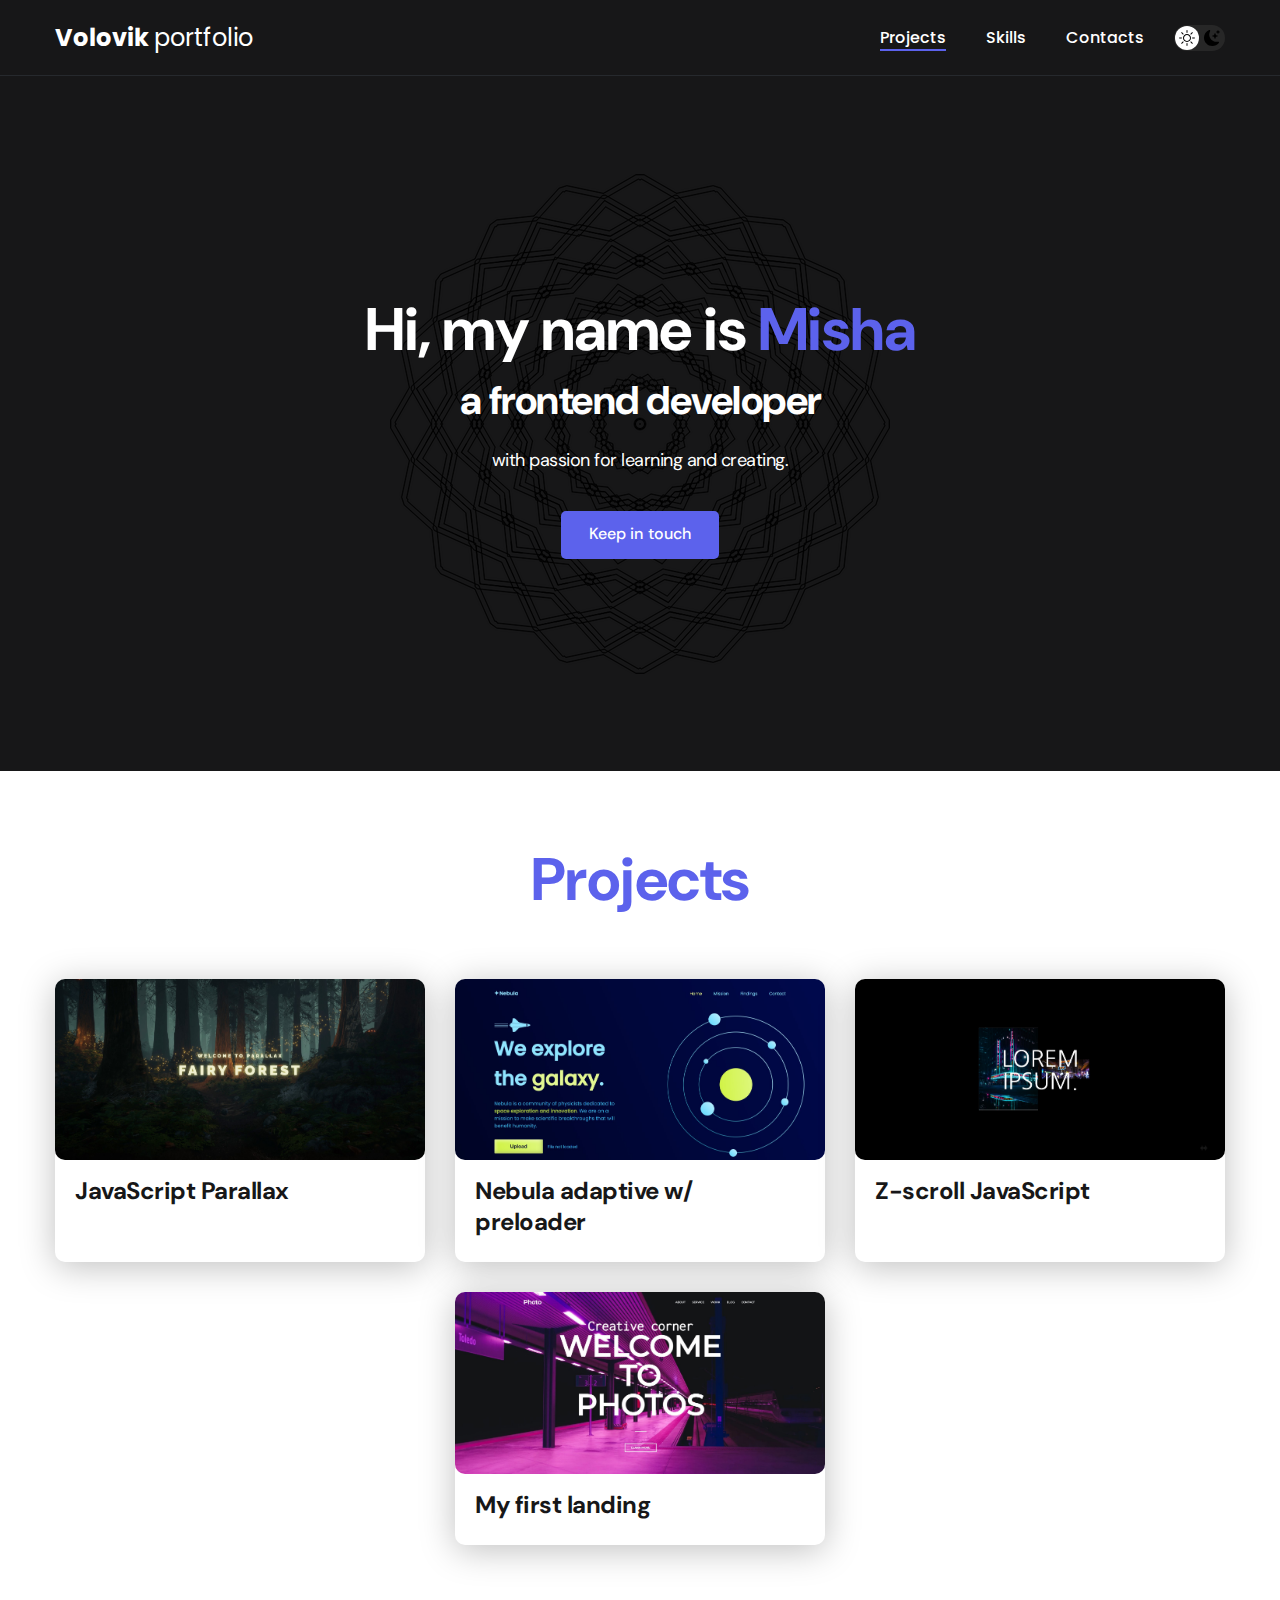
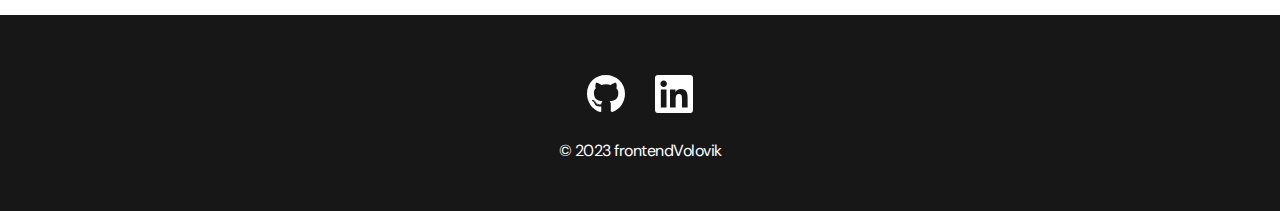
<file: index.html>
<!DOCTYPE html>
<html lang="en">
<head>
    <meta charset="UTF-8">
    <meta http-equiv="X-UA-Compatible" content="IE=edge">
    <meta name="viewport" content="width=device-width, initial-scale=1.0">

    <title>Volovik portfolio</title>

    <link rel="shortcut icon" type="image/png" href="img/fav.ico">
    <link rel="stylesheet" href="./css/main.css">

</head>
<body>
    <nav class="nav">
        <div class="container">
            <div class="nav-row">
                <a href="./index.html" class="logo"><strong>Volovik</strong> portfolio</a>

                <button class="dark-mode-btn">
                    <img src="./img/icons/sun.svg" alt="Light mode" class="dark-mode-btn__icon">
                    <img src="./img/icons/moon.svg" alt="Dark mode" class="dark-mode-btn__icon">
                </button>

                <ul class="nav-list">
                    <li class="nav-list__item"><a href="./index.html" class="nav-list__link nav-list__link--active">Projects</a></li>
                    <li class="nav-list__item"><a href="./skills.html" class="nav-list__link">Skills</a></li>
                    <li class="nav-list__item"><a href="./contacts.html" class="nav-list__link">Contacts</a></li>
                </ul>
            </div>
        </div>
    </nav>

    <header class="header">
        <div class="header__wrapper">
            <h1 class="header__title">
                <strong>Hi, my name is <em>Misha</em></strong><br>
                a frontend developer
            </h1>
            <div class="header__text">
                <p>with passion for learning and creating.</p>
            </div>
            <a href="https://www.linkedin.com/in/misha-volovik-881aa1269/" class="btn">Keep in touch</a>
        </div>
    </header>

    <main class="section">
        <div class="container">
            <h2 class="title-1">Projects</h2>
            <ul class="projects">
                <li class="project">
                    <a href="./project1-page.html">
                        <img src="./img/projects/prj1.jpg" alt="Project img" class="project__img">
                        <h3 class="project__title">JavaScript Parallax</h3>
                    </a>
                </li>
                <li class="project">
                    <a href="project2-page.html">
                        <img src="./img/projects/prj2.jpg" alt="Project img" class="project__img">
                        <h3 class="project__title">Nebula adaptive w/ preloader</h3>
                    </a>
                </li>
                <li class="project">
                    <a href="./project3-page.html">
                        <img src="./img/projects/prj3.jpg" alt="Project img" class="project__img">
                        <h3 class="project__title">Z-scroll JavaScript</h3>
                    </a>
                </li>
                <li class="project">
                    <a href="./project4-page.html">
                    <img src="./img/projects/prj4.jpg" alt="Project img" class="project__img">
                    <h3 class="project__title">My first landing</h3>
                  </a>
                </li>

            </ul>
        </div>
    </main>

    <footer class="footer">
        <div class="container">
            <div class="footer__wrapper">
                <ul class="social">
                    <li class="social__item"><a href="https://github.com/cumandor"><img src="./img/icons/gitHub.svg" alt="Link"></a></li>
                    <li class="social__item"><a href="https://www.linkedin.com/in/misha-volovik-881aa1269/"><img src="./img/icons/linkedIn.svg" alt="Link"></a></li>
                </ul>
                <div class="copyright">
                    <p>© 2023 frontendVolovik</p>
                </div>
            </div>
        </div>
    </footer>

    <script src="./js/main.js"></script>

</body>
</html>
</file>
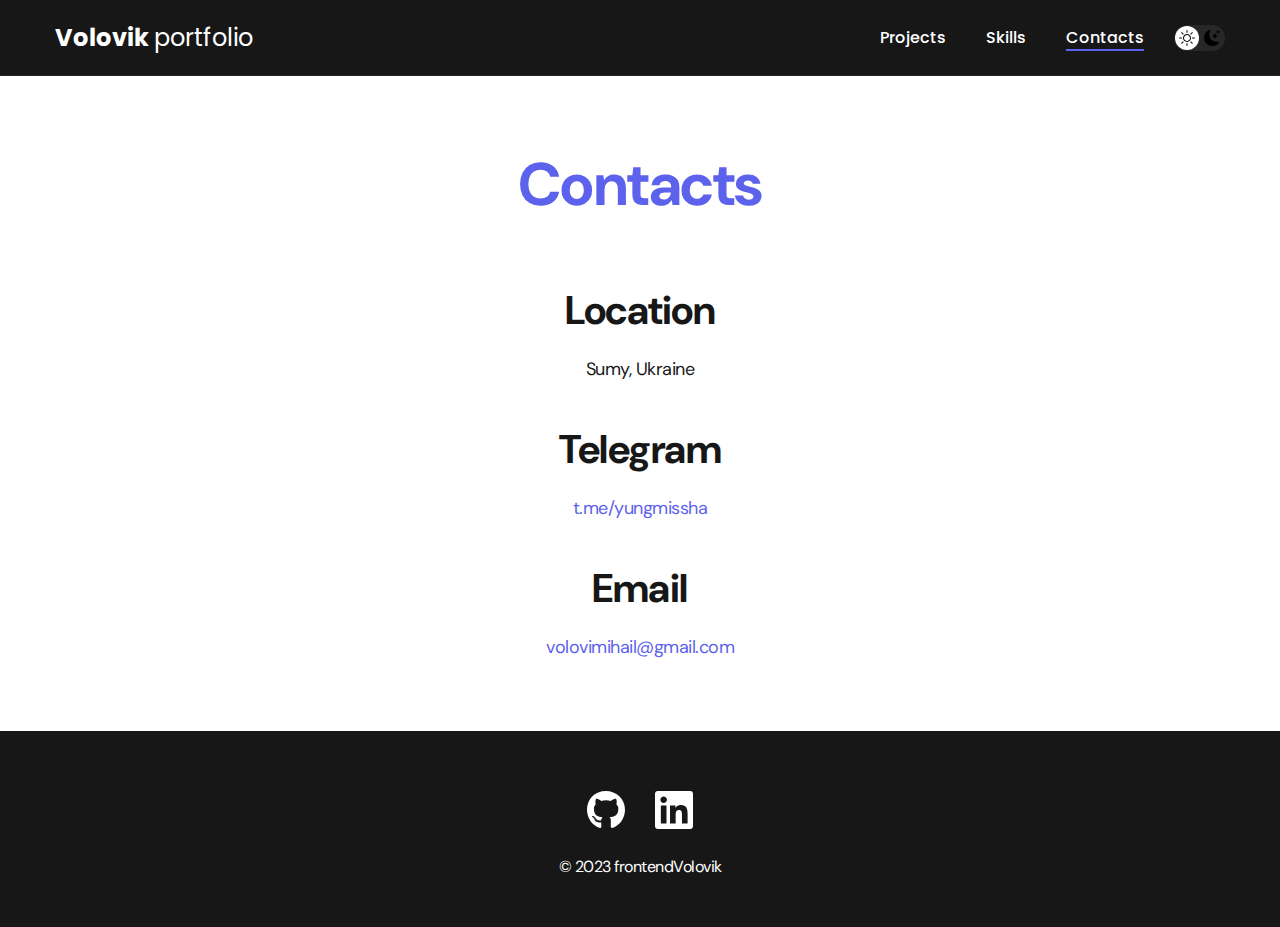
<file: contacts.html>
<!DOCTYPE html>
<html lang="en">
<head>
    <meta charset="UTF-8">
    <meta http-equiv="X-UA-Compatible" content="IE=edge">
    <meta name="viewport" content="width=device-width, initial-scale=1.0">

    <title>Volovik portfolio</title>

    <link rel="shortcut icon" type="image/png" href="img/fav.ico">
    <link rel="stylesheet" href="./css/main.css">

</head>
<body>
    <nav class="nav">
        <div class="container">
            <div class="nav-row">
                <a href="./index.html" class="logo"><strong>Volovik</strong> portfolio</a>

                <button class="dark-mode-btn">
                    <img src="./img/icons/sun.svg" alt="Light mode" class="dark-mode-btn__icon">
                    <img src="./img/icons/moon.svg" alt="Dark mode" class="dark-mode-btn__icon">
                </button>
                
                <ul class="nav-list">
                    <li class="nav-list__item"><a href="./index.html" class="nav-list__link">Projects</a></li>
                    <li class="nav-list__item"><a href="./skills.html" class="nav-list__link">Skills</a></li>
                    <li class="nav-list__item"><a href="./contacts.html" class="nav-list__link nav-list__link--active">Contacts</a></li>
                </ul>
            </div>
        </div>
    </nav>

    <main class="section">
        <div class="container">
                <h1 class="title-1">Contacts</h1>

                <ul class="content-list">
                    <li class="content-list__item">
                        <h2 class="title-2">Location</h2>
                        <p>Sumy, Ukraine</p>
                    </li>
                    <li class="content-list__item">
                        <h2 class="title-2">Telegram</h2>
                        <p><a href="#" id="copyLink">t.me/yungmissha</a></p>
                    </li>
                    <li class="content-list__item">
                        <h2 class="title-2">Email</h2>
                        <p><a href="mailto:volovimihail@gmail.com" id="copyEmail">volovimihail@gmail.com</a></p>
                    </li>
                </ul>

        </div>
    </main>

    <footer class="footer">
        <div class="container">
            <div class="footer__wrapper">
                <ul class="social">
                    <li class="social__item"><a href="https://github.com/cumandor"><img src="./img/icons/gitHub.svg" alt="Link"></a></li>
                    <li class="social__item"><a href="https://www.linkedin.com/in/misha-volovik-881aa1269/"><img src="./img/icons/linkedIn.svg" alt="Link"></a></li>
                </ul>
                <div class="copyright">
                    <p>© 2023 frontendVolovik</p>
                </div>
            </div>
        </div>
    </footer>

    <script src="./js/main.js"></script>

</body>
</html>
</file>
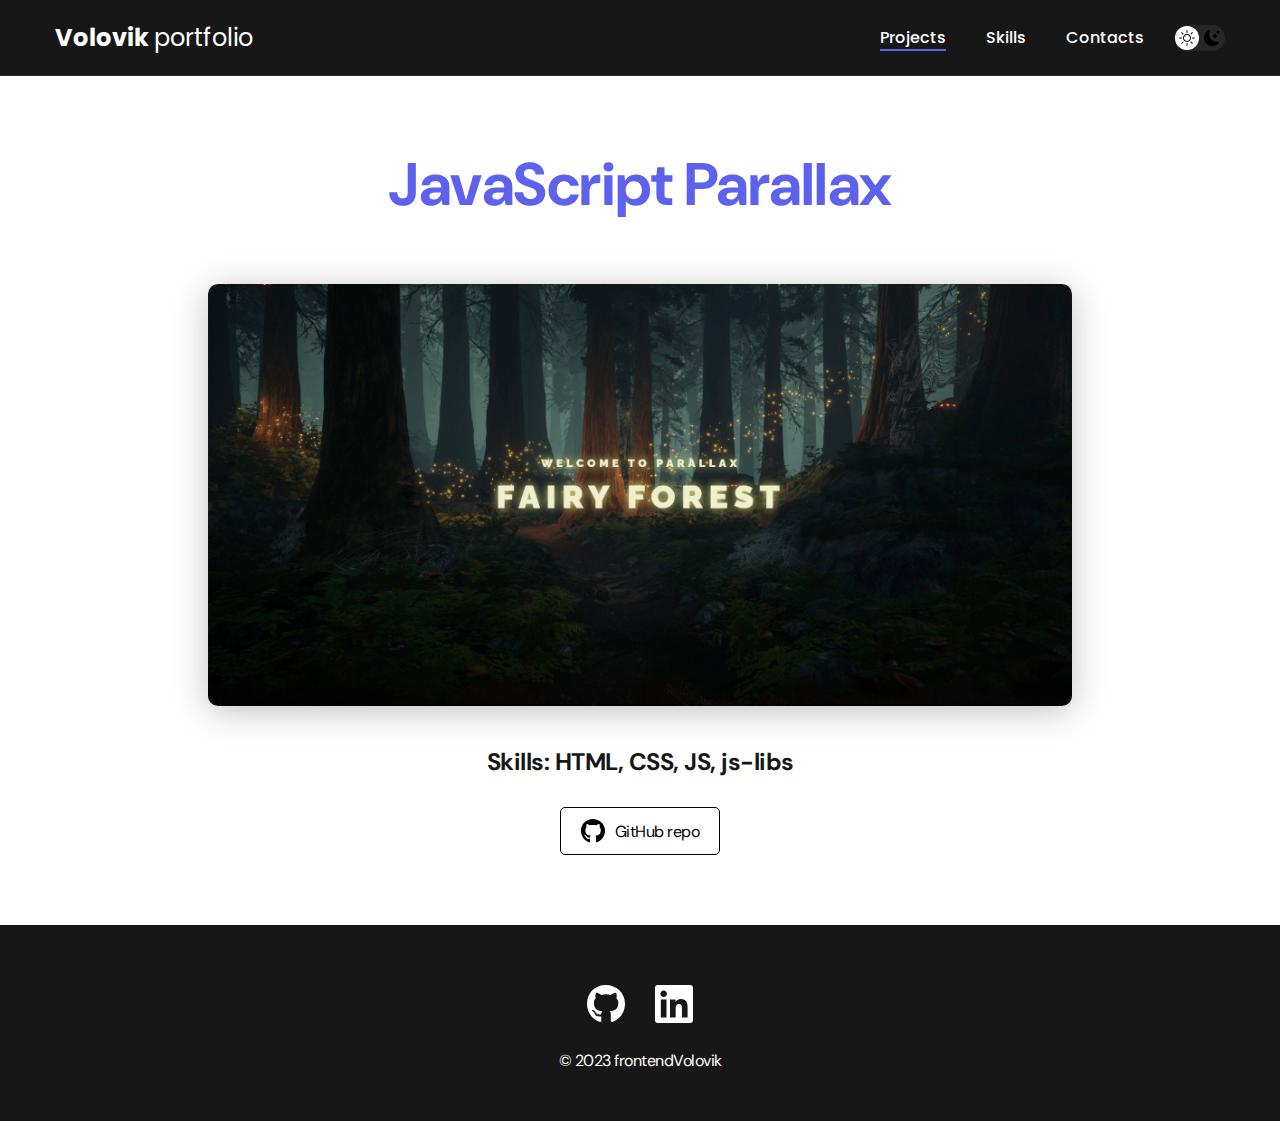
<file: project1-page.html>
<!DOCTYPE html>
<html lang="en">
<head>
    <meta charset="UTF-8">
    <meta http-equiv="X-UA-Compatible" content="IE=edge">
    <meta name="viewport" content="width=device-width, initial-scale=1.0">

    <title>Volovik portfolio</title>

    <link rel="shortcut icon" type="image/png" href="img/fav.ico">
    <link rel="stylesheet" href="./css/main.css">

</head>
<body>
    <nav class="nav">
        <div class="container">
            <div class="nav-row">
                <a href="./index.html" class="logo"><strong>Volovik</strong> portfolio</a>

                <button class="dark-mode-btn">
                    <img src="./img/icons/sun.svg" alt="Light mode" class="dark-mode-btn__icon">
                    <img src="./img/icons/moon.svg" alt="Dark mode" class="dark-mode-btn__icon">
                </button>

                <ul class="nav-list">
                    <li class="nav-list__item"><a href="./index.html" class="nav-list__link nav-list__link--active">Projects</a></li>
                    <li class="nav-list__item"><a href="./skills.html" class="nav-list__link">Skills</a></li>
                    <li class="nav-list__item"><a href="./contacts.html" class="nav-list__link">Contacts</a></li>
                </ul>
            </div>
        </div>
    </nav>

    <main class="section">
        <div class="container">
            <div class="project-details">

                <h1 class="title-1">JavaScript Parallax</h1>

                <img src="./img/projects/prj1.jpg" alt="" class="project-details__cover">

                <div class="project-details__desc">
                    <p>Skills: HTML, CSS, JS, js-libs</p>
                </div>

                <a href="https://github.com/cumandor/parallaxEffect" class="btn-outline">
                    <img src="./img/icons/gitHub-black.svg" alt="">
                    GitHub repo
                </a>

            </div>
        </div>
    </main>

    <footer class="footer">
        <div class="container">
            <div class="footer__wrapper">
                <ul class="social">
                    <li class="social__item"><a href="https://github.com/cumandor"><img src="./img/icons/gitHub.svg" alt="Link"></a></li>
                    <li class="social__item"><a href="https://www.linkedin.com/in/misha-volovik-881aa1269/"><img src="./img/icons/linkedIn.svg" alt="Link"></a></li>
                </ul>
                <div class="copyright">
                    <p>© 2023 frontendVolovik</p>
                </div>
            </div>
        </div>
    </footer>

    <script src="./js/main.js"></script>

</body>
</html>
</file>
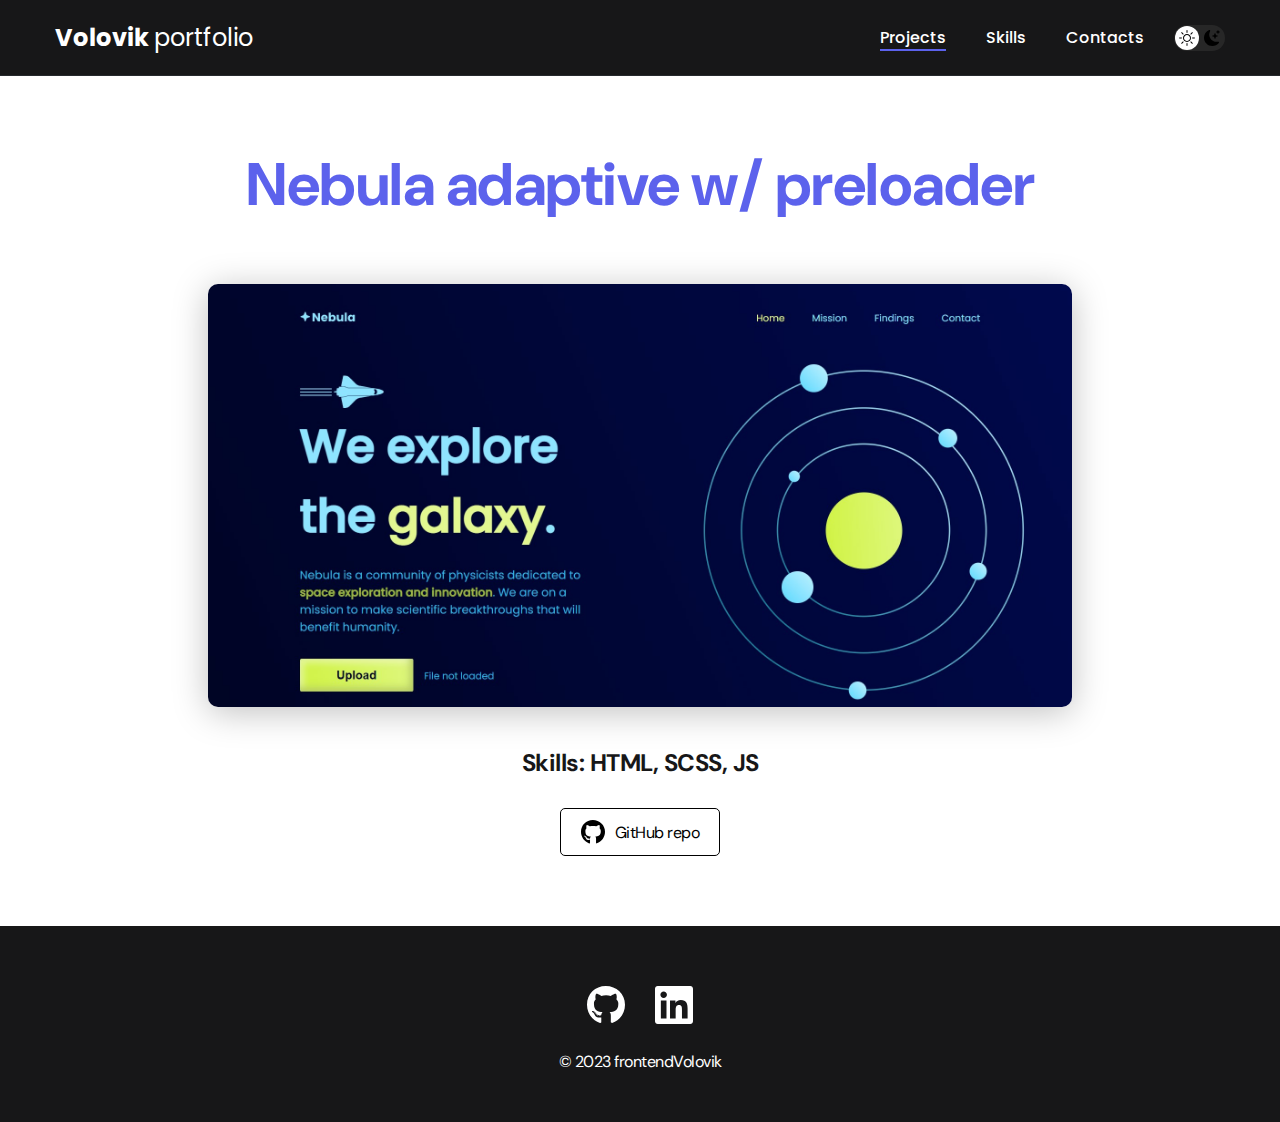
<file: project2-page.html>
<!DOCTYPE html>
<html lang="en">
<head>
    <meta charset="UTF-8">
    <meta http-equiv="X-UA-Compatible" content="IE=edge">
    <meta name="viewport" content="width=device-width, initial-scale=1.0">

    <title>Volovik portfolio</title>

    <link rel="shortcut icon" type="image/png" href="img/fav.ico">
    <link rel="stylesheet" href="./css/main.css">

</head>
<body>
    <nav class="nav">
        <div class="container">
            <div class="nav-row">
                <a href="./index.html" class="logo"><strong>Volovik</strong> portfolio</a>

                <button class="dark-mode-btn">
                    <img src="./img/icons/sun.svg" alt="Light mode" class="dark-mode-btn__icon">
                    <img src="./img/icons/moon.svg" alt="Dark mode" class="dark-mode-btn__icon">
                </button>

                <ul class="nav-list">
                    <li class="nav-list__item"><a href="./index.html" class="nav-list__link nav-list__link--active">Projects</a></li>
                    <li class="nav-list__item"><a href="./skills.html" class="nav-list__link">Skills</a></li>
                    <li class="nav-list__item"><a href="./contacts.html" class="nav-list__link">Contacts</a></li>
                </ul>
            </div>
        </div>
    </nav>

    <main class="section">
        <div class="container">
            <div class="project-details">

                <h1 class="title-1">Nebula adaptive w/ preloader</h1>

                <img src="./img/projects/prj2.jpg" alt="" class="project-details__cover">

                <div class="project-details__desc">
                    <p>Skills: HTML, SCSS, JS</p>
                </div>

                <a href="https://github.com/cumandor/NebulaCumandor" class="btn-outline">
                    <img src="./img/icons/gitHub-black.svg" alt="">
                    GitHub repo
                </a>

            </div>
        </div>
    </main>

    <footer class="footer">
        <div class="container">
            <div class="footer__wrapper">
                <ul class="social">
                    <li class="social__item"><a href="https://github.com/cumandor"><img src="./img/icons/gitHub.svg" alt="Link"></a></li>
                    <li class="social__item"><a href="https://www.linkedin.com/in/misha-volovik-881aa1269/"><img src="./img/icons/linkedIn.svg" alt="Link"></a></li>
                </ul>
                <div class="copyright">
                    <p>© 2023 frontendVolovik</p>
                </div>
            </div>
        </div>
    </footer>

    <script src="./js/main.js"></script>

</body>
</html>
</file>
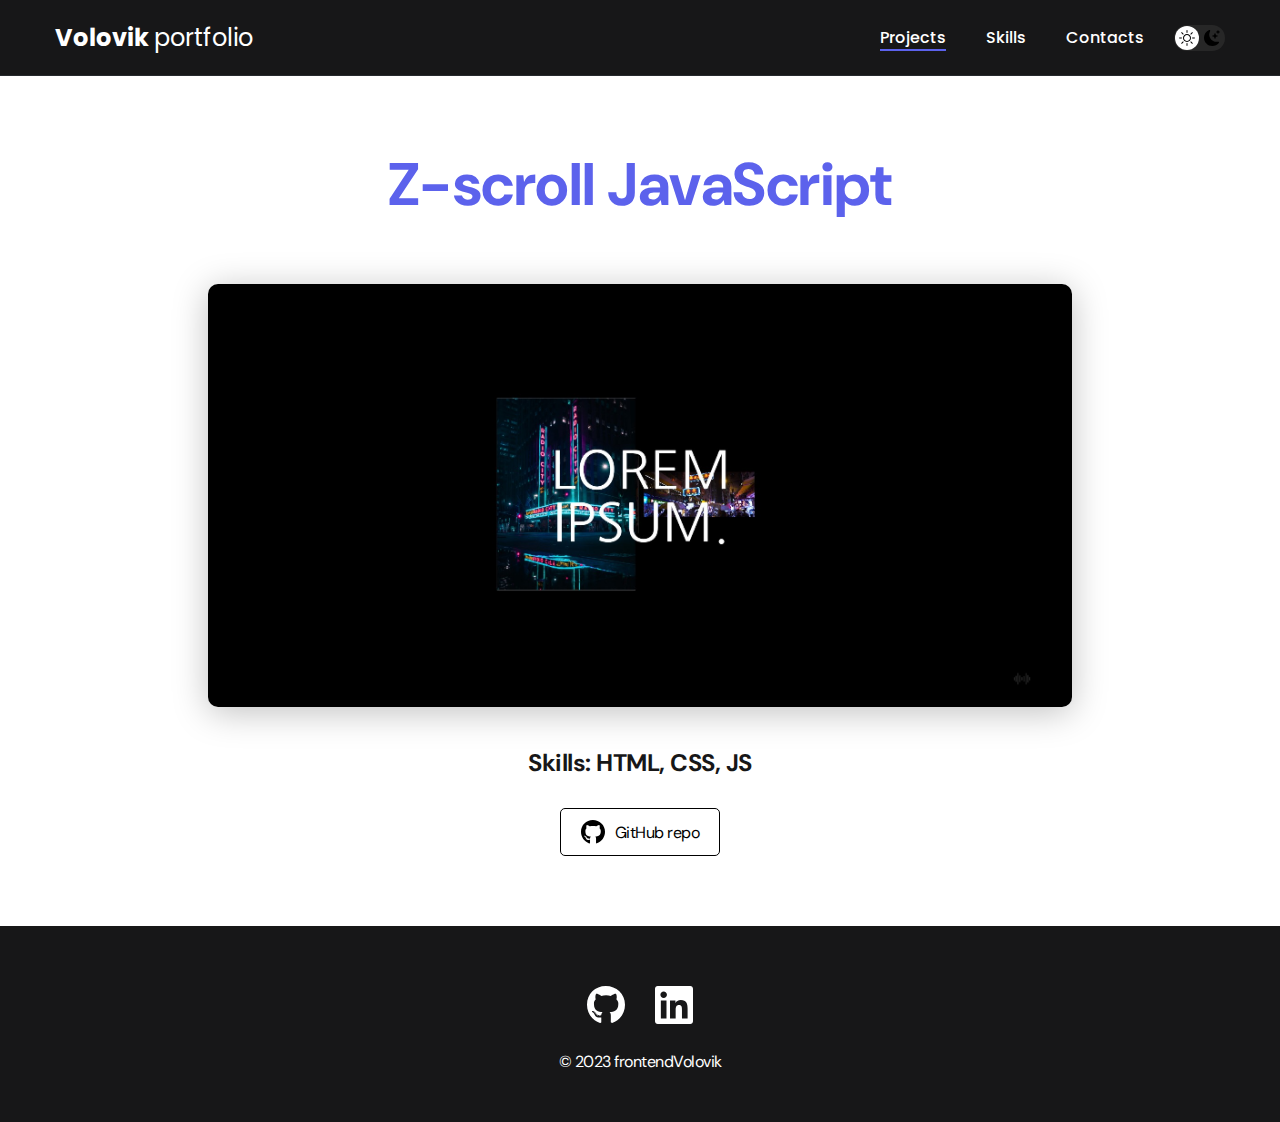
<file: project3-page.html>
<!DOCTYPE html>
<html lang="en">
<head>
    <meta charset="UTF-8">
    <meta http-equiv="X-UA-Compatible" content="IE=edge">
    <meta name="viewport" content="width=device-width, initial-scale=1.0">

    <title>Volovik portfolio</title>

    <link rel="shortcut icon" type="image/png" href="img/fav.ico">
    <link rel="stylesheet" href="./css/main.css">

</head>
<body>
    <nav class="nav">
        <div class="container">
            <div class="nav-row">
                <a href="./index.html" class="logo"><strong>Volovik</strong> portfolio</a>

                <button class="dark-mode-btn">
                    <img src="./img/icons/sun.svg" alt="Light mode" class="dark-mode-btn__icon">
                    <img src="./img/icons/moon.svg" alt="Dark mode" class="dark-mode-btn__icon">
                </button>

                <ul class="nav-list">
                    <li class="nav-list__item"><a href="./index.html" class="nav-list__link nav-list__link--active">Projects</a></li>
                    <li class="nav-list__item"><a href="./skills.html" class="nav-list__link">Skills</a></li>
                    <li class="nav-list__item"><a href="./contacts.html" class="nav-list__link">Contacts</a></li>
                </ul>
            </div>
        </div>
    </nav>

    <main class="section">
        <div class="container">
            <div class="project-details">

                <h1 class="title-1">Z-scroll JavaScript</h1>

                <img src="./img/projects/prj3.jpg" alt="" class="project-details__cover">

                <div class="project-details__desc">
                    <p>Skills: HTML, CSS, JS</p>
                </div>

                <a href="https://github.com/cumandor/insideJsAnimation" class="btn-outline">
                    <img src="./img/icons/gitHub-black.svg" alt="">
                    GitHub repo
                </a>

            </div>
        </div>
    </main>

    <footer class="footer">
        <div class="container">
            <div class="footer__wrapper">
                <ul class="social">
                    <li class="social__item"><a href="https://github.com/cumandor"><img src="./img/icons/gitHub.svg" alt="Link"></a></li>
                    <li class="social__item"><a href="https://www.linkedin.com/in/misha-volovik-881aa1269/"><img src="./img/icons/linkedIn.svg" alt="Link"></a></li>
                </ul>
                <div class="copyright">
                    <p>© 2023 frontendVolovik</p>
                </div>
            </div>
        </div>
    </footer>

    <script src="./js/main.js"></script>

</body>
</html>
</file>
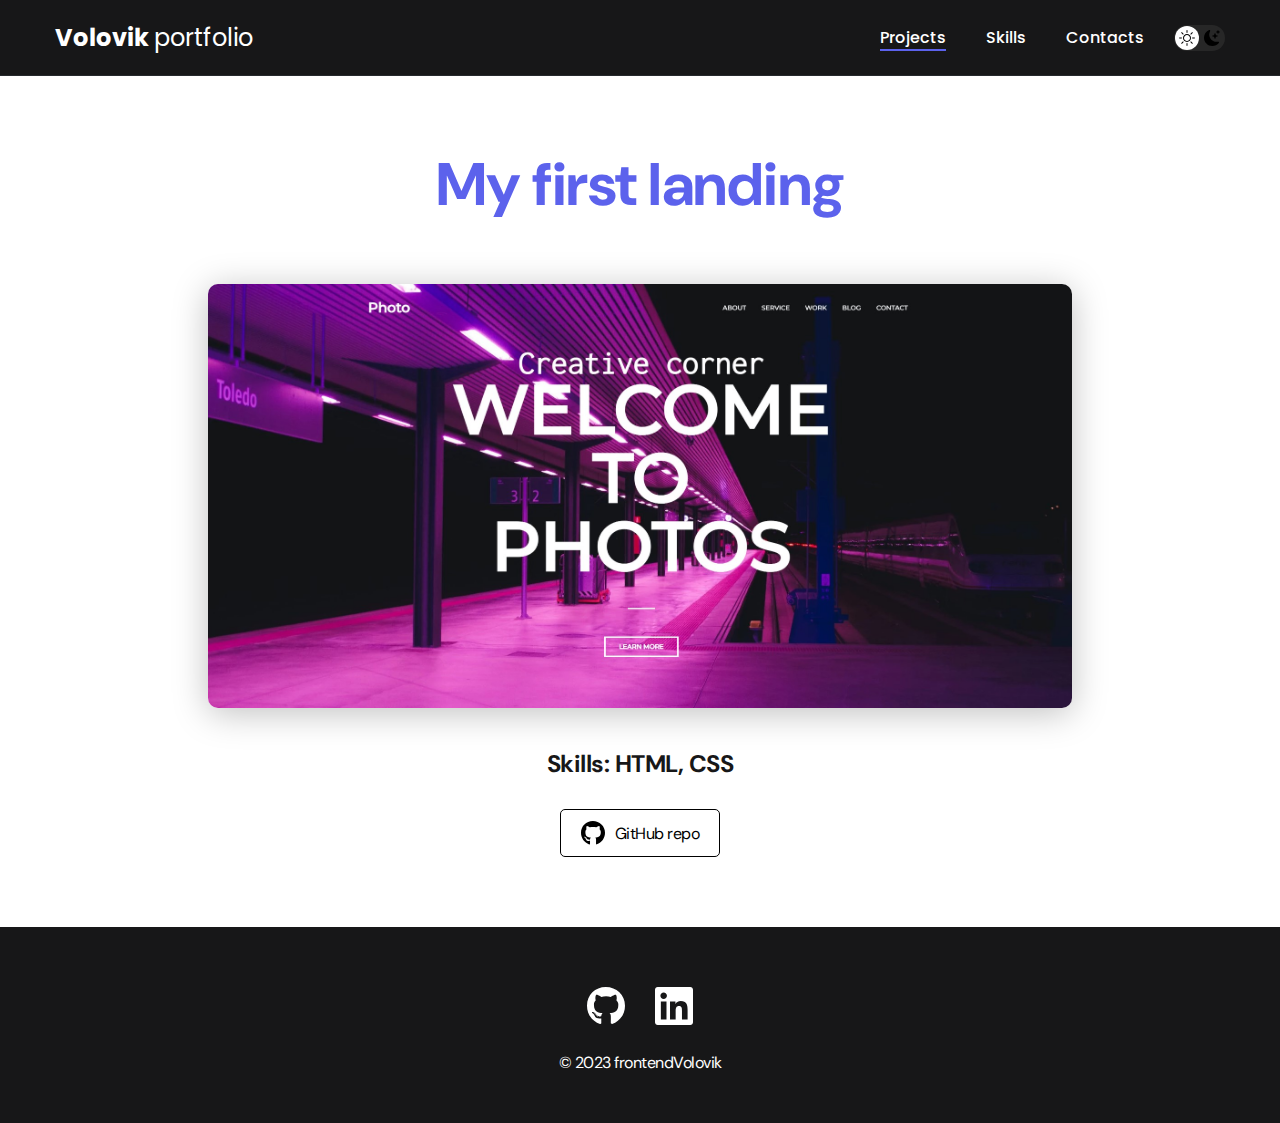
<file: project4-page.html>
<!DOCTYPE html>
<html lang="en">
<head>
    <meta charset="UTF-8">
    <meta http-equiv="X-UA-Compatible" content="IE=edge">
    <meta name="viewport" content="width=device-width, initial-scale=1.0">

    <title>Volovik portfolio</title>

    <link rel="shortcut icon" type="image/png" href="img/fav.ico">
    <link rel="stylesheet" href="./css/main.css">

</head>
<body>
    <nav class="nav">
        <div class="container">
            <div class="nav-row">
                <a href="./index.html" class="logo"><strong>Volovik</strong> portfolio</a>

                <button class="dark-mode-btn">
                    <img src="./img/icons/sun.svg" alt="Light mode" class="dark-mode-btn__icon">
                    <img src="./img/icons/moon.svg" alt="Dark mode" class="dark-mode-btn__icon">
                </button>

                <ul class="nav-list">
                    <li class="nav-list__item"><a href="./index.html" class="nav-list__link nav-list__link--active">Projects</a></li>
                    <li class="nav-list__item"><a href="./skills.html" class="nav-list__link">Skills</a></li>
                    <li class="nav-list__item"><a href="./contacts.html" class="nav-list__link">Contacts</a></li>
                </ul>
            </div>
        </div>
    </nav>

    <main class="section">
        <div class="container">
            <div class="project-details">

                <h1 class="title-1">My first landing</h1>

                <img src="./img/projects/prj4.jpg" alt="" class="project-details__cover">

                <div class="project-details__desc">
                    <p>Skills: HTML, CSS</p>
                </div>

                <a href="https://github.com/cumandor/firstLanding" class="btn-outline">
                    <img src="./img/icons/gitHub-black.svg" alt="">
                    GitHub repo
                </a>

            </div>
        </div>
    </main>

    <footer class="footer">
        <div class="container">
            <div class="footer__wrapper">
                <ul class="social">
                    <li class="social__item"><a href="https://github.com/cumandor"><img src="./img/icons/gitHub.svg" alt="Link"></a></li>
                    <li class="social__item"><a href="https://www.linkedin.com/in/misha-volovik-881aa1269/"><img src="./img/icons/linkedIn.svg" alt="Link"></a></li>
                </ul>
                <div class="copyright">
                    <p>© 2023 frontendVolovik</p>
                </div>
            </div>
        </div>
    </footer>

    <script src="./js/main.js"></script>

</body>
</html>
</file>
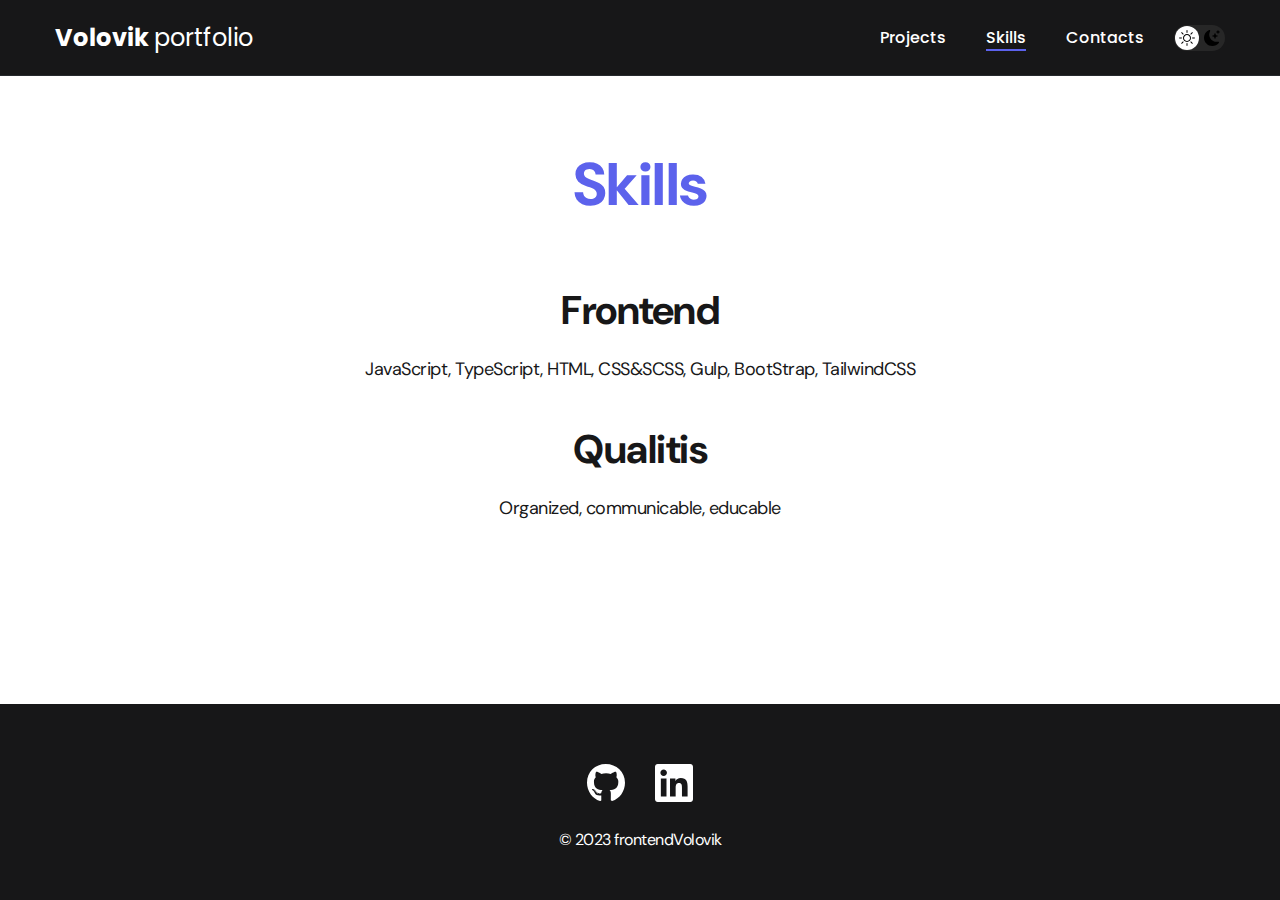
<file: skills.html>
<!DOCTYPE html>
<html lang="en">
<head>
    <meta charset="UTF-8">
    <meta http-equiv="X-UA-Compatible" content="IE=edge">
    <meta name="viewport" content="width=device-width, initial-scale=1.0">

    <title>Volovik portfolio</title>

    <link rel="shortcut icon" type="image/png" href="img/fav.ico">
    <link rel="stylesheet" href="./css/main.css">

</head>
<body>
    <nav class="nav">
        <div class="container">
            <div class="nav-row">
                <a href="./index.html" class="logo"><strong>Volovik</strong> portfolio</a>

                <button class="dark-mode-btn">
                    <img src="./img/icons/sun.svg" alt="Light mode" class="dark-mode-btn__icon">
                    <img src="./img/icons/moon.svg" alt="Dark mode" class="dark-mode-btn__icon">
                </button>

                <ul class="nav-list">
                    <li class="nav-list__item"><a href="./index.html" class="nav-list__link">Projects</a></li>
                    <li class="nav-list__item"><a href="./skills.html" class="nav-list__link nav-list__link--active">Skills</a></li>
                    <li class="nav-list__item"><a href="./contacts.html" class="nav-list__link">Contacts</a></li>
                </ul>
            </div>
        </div>
    </nav>

    <main class="section">
        <div class="container">
                <h1 class="title-1">Skills</h1>

                <ul class="content-list">
                    <li class="content-list__item">
                        <h2 class="title-2">Frontend</h2>
                        <p>JavaScript, TypeScript, HTML, CSS&SCSS, Gulp, BootStrap, TailwindCSS</p>
                    </li>
                    <li class="content-list__item">
                        <h2 class="title-2">Qualitis</h2>
                        <p>Organized, communicable, educable</p>
                    </li>
                </ul>

        </div>
    </main>

    <footer class="footer">
        <div class="container">
            <div class="footer__wrapper">
                <ul class="social">
                    <li class="social__item"><a href="https://github.com/cumandor"><img src="./img/icons/gitHub.svg" alt="Link"></a></li>
                    <li class="social__item"><a href="https://www.linkedin.com/in/misha-volovik-881aa1269/"><img src="./img/icons/linkedIn.svg" alt="Link"></a></li>
                </ul>
                <div class="copyright">
                    <p>© 2023 frontendVolovik</p>
                </div>
            </div>
        </div>
    </footer>

    <script src="./js/main.js"></script>

</body>
</html>
</file>
<file: css/main.css>
@import "./reset.css";
@import url('https://fonts.googleapis.com/css2?family=DM+Sans:wght@400;500;700&family=Poppins:wght@400;500;700&display=swap');

/*
font-family: 'DM Sans', sans-serif;
font-family: 'Poppins', sans-serif;
*/

/* * {
    border: 1px solid red;
} */

:root {
    --blackpure: #000;
    --black: #171718;
    --black-border: #26292D;
    --white: #ffffff;
    --purple: #5C62EC;

    --text-color: var(--black);

    --dark-bg: var(--black);
    --dark-border: var(--black-border);
    --header-text: var(--white);
    --accent: var(--purple);

    /* Light mode */
    --page-bg: var(--white);
    --text-color: var(--black);

    --title-1: var(--accent);

    --project-card-bg: var(--white);
    --project-card-text: var(--black);
    --box-shadow: 0px 5px 35px rgba(0, 0, 0, 0.25);
}

.dark {
   
    --page-bg: #252526;
    --text-color: var(--white);

    --title-1: var(--white);

    --project-card-bg: var(--black);
    --project-card-text: var(--white);
    --box-shadow: 0px 5px 35px rgba(0, 0, 0, 0.8);
}

html, body {
    display: flex;
    flex-direction: column;
    min-height: 100vh;

    font-family: 'DM Sans', sans-serif;
    letter-spacing: -0.5px;

    /* Light mode */
    background-color: var(--page-bg);
    color: var(--text-color);
}

::-webkit-scrollbar {
    width: 7px;
}

::-webkit-scrollbar-track {
    background: #5C62EC;
}

::-webkit-scrollbar-thumb {
    background: #c0c0c0;
    border-radius: 20px;
}

.container {
    margin: 0 auto;
    padding: 0 15px;
    max-width: 1200px;
}

.none {
    display: none !important;
}

.section {
    padding: 70px 0;
}

.title-1 {
    margin-bottom: 60px;

    font-size: 60px;
    font-weight: 700;
    line-height: 1.3;
    color: var(--title-1);
    text-align: center;
}

.title-2 {
    margin-bottom: 20px;

    font-size: 40px;
    font-weight: 700;
    line-height: 1.3;
}

/* Nav */

.nav {
    padding: 20px 0;
    border-bottom: 1px solid var(--dark-border);
    background-color: var(--dark-bg);
    color: var(--header-text);
    letter-spacing: normal;
}

.nav-row {
    display: flex;
    justify-content: flex-end;
    align-items: center;
    column-gap: 30px;
    row-gap: 20px;
    flex-wrap: wrap;
}

.logo {
    margin-right: auto;
    color: var(--header-text);
    font-size: 24px;
    font-family: 'Poppins', sans-serif;
}

.logo strong {
    font-weight: 700;
}

.nav-list {
    display: flex;
    flex-wrap: wrap;
    row-gap: 10px;
    align-items: center;
    column-gap: 40px;
    font-size: 16px;
    font-weight: 500;
    font-family: 'Poppins', sans-serif;
}

.nav-list__link {
    color: var(--header-text);
    transition: opacity 0.2s ease-in;
}

.nav-list__link:hover {
    opacity: 0.8;
}

.nav-list__link--active {
    position: relative;
}

.nav-list__link--active::before {
    content: "";

    position: absolute;
    left: 0;
    top: 100%;

    display: block;
    height: 2px;
    width: 100%;
    background-color: var(--accent);
}

/* Dark mode btn */

.dark-mode-btn {
    order: 9;

    position: relative;
    display: flex;
    justify-content: space-between;

    width: 51px;
    height: 26px;
    padding: 5px;

    border-radius: 50px;
    background-color: #272727;
}

.dark-mode-btn::before {
    content: "";

    position: absolute;
    top: 1px;
    left: 1px;

    display: block;
    width: 24px;
    height: 24px;

    border-radius: 50%;
    background-color: var(--white);

    transition: left 0.2s ease-in;
}

.dark-mode-btn--active::before {
    left: 26px;
}

.dark-mode-btn__icon {
    position: relative;
    z-index: 9;
}

.header {
    padding: 40px 0;
    min-height: 695px;

    display: flex;
    justify-content: center;
    align-items: center;

    background-color: var(--dark-bg);
    background-image: url('./../img/fr-head-bg.png');
    background-repeat: no-repeat;
    background-size: auto;
    background-position: center center;

    color: var(--header-text);
    text-align: center;
}

.header__wrapper {
    padding: 0 15px;
    max-width: 660px;
}

.header__title {
    margin-bottom: 20px;
    font-size: 40px;
    font-weight: 700;
    line-height: 1.4;
}

.header__title strong {
    font-size: 60px;
    font-weight: 700;
}

.header__title em {
    font-style: normal;
    color: var(--accent);
}

.header__text {
    margin-bottom: 40px;
    font-size: 18px;
    line-height: 1.333;
}

.header__text p + p{
    margin-top: 0.5em;
}

/* Btn */

.btn {
    display: inline-block;
    height: 48px;
    padding: 12px 28px;
    cursor: pointer;

    border-radius: 5px;
    background-color: var(--accent);
    color: var(--white);
    letter-spacing: 0.15px;
    font-size: 16px;
    font-weight: 500;

    transition: opacity 0.2s ease-in;
}

.btn:hover {
    opacity: 0.8;
}

.btn:active {
    position: relative;
    top: 1px;
}

/* Btn outline */

.btn-outline {
    display: flex;
    column-gap: 10px;
    align-items: center;

    height: 48px;
    padding: 12px 20px;

    border-radius: 5px;
    border: 1px solid var(--blackpure);
    background-color: var(--white);
    color: var(--blackpure);

    transition: opacity 0.2s ease-in;
}

.btn-outline:hover {
    opacity: 0.8;
}

.btn-outline:active {
    position: relative;
    top: 1px;
}

/* Projects  */

.projects {
    display: flex;
    justify-content: center;
    flex-wrap: wrap;
    column-gap: 30px;
    row-gap: 30px;
}

.project {
    max-width: 370px;
    background-color: var(--project-card-bg);
    box-shadow: var(--box-shadow);
    border-radius: 10px;
}

.project:hover {
    scale: 1.1;
    transition: .5s;
}

.project__img {
    border-radius: 10px;
}

.project__title {
    padding: 15px 20px 25px;
    font-weight: 700;
    font-size: 24px;
    line-height: 1.3;
    color: var(--project-card-text);
}

/* Project details */

.project-details {
    margin: 0 auto;
    max-width: 865px;

    display: flex;
    flex-direction: column;
    align-items: center;

    text-align: center;
}

.project-details__cover {
    max-width: 100%;
    margin-bottom: 40px;

    box-shadow: 0px 5px 35px rgba(0, 0, 0, 0.25);
    border-radius: 10px;
}

.project-details__desc {
    margin-bottom: 30px;

    font-weight: 700;
    font-size: 24px;
    line-height: 1.3;
}

/* Content list */

.content-list {
    margin: 0 auto;
    max-width: 570px;
    display: flex;
    flex-direction: column;
    align-items: center;
    row-gap: 40px;
    text-align: center;
}

.content-list a {
    color: var(--accent);
}

.content-list__item {
    font-size: 18px;
    line-height: 1.5;
}

.content-list__item p + p {
    margin-top: 0.5em;
}

/* Footer */

.footer {
    margin-top: auto;
    padding: 60px 0 50px;
    background-color: var(--dark-bg);
    color: var(--header-text);
}

.footer__wrapper {
    display: flex;
    flex-direction: column;
    align-items: center;
    row-gap: 27px;
}

.social {
    display: flex;
    column-gap: 30px;
    align-items: center;
}

.copyright {
    font-size: 16px;
}

.copyright p + p {
    margin-top: 0.5em;
}

@media (max-width: 620px) {

    /* Header  */

    .header {
        min-height: unset;
    }

    .header__title {
        font-size: 30px;
    }

    .header__title strong {
        font-size: 40px;
    }

    /* Nav */

    .nav-row {
        justify-content: space-between;
    }

    .dark-mode-btn {
        order: 0;
    }

    /* General */

    .section {
        padding: 40px 0;
    }

    .title-1 {
        margin-bottom: 30px;
        font-size: 40px;
    }

    .title-2 {
        margin-bottom: 10px;
        font-size: 30px;
    }

    /* Projects */

    .project__title {
        font-size: 22px;
    }

    /* Project page */

    .project-details__desc {
        margin-bottom: 20px;
        font-size: 22px;
    }

    /* Content List */

    .content-list {
        row-gap: 20px;
    }

    .content-list__item {
        font-size: 16px;
    }

    /* Footer */

    .footer {
        padding: 40px 0 30px;
    }

    .footer__wrapper {
        row-gap: 20px;
    }

    /* Social */

    .social {
        column-gap: 20px;
    }

    .social__item {
        width: 28px;
    }

}
</file>
